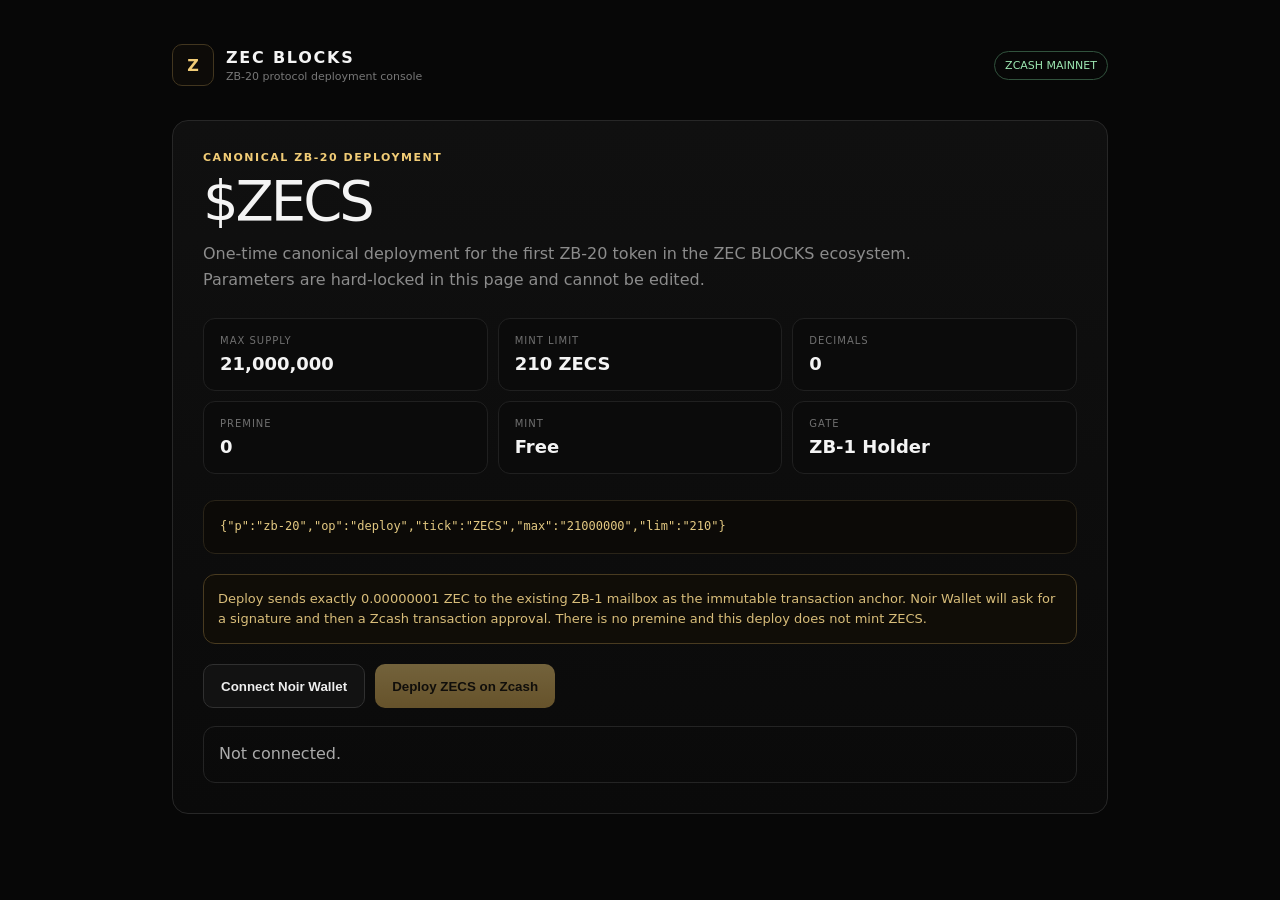
<file: zecs-deploy.html>
<!doctype html>
<html lang="en">
<head>
<meta charset="utf-8">
<meta name="viewport" content="width=device-width,initial-scale=1">
<meta name="theme-color" content="#070707">
<title>ZECS — ZB-20 Canonical Deploy</title>
<style>
:root{--bg:#070707;--panel:#0d0d0d;--line:#272727;--text:#f4f4f4;--muted:#8c8c8c;--gold:#d5aa52;--gold2:#f1cc76;--green:#78d594;--red:#ff8989}
*{box-sizing:border-box}body{margin:0;background:var(--bg);color:var(--text);font-family:Inter,ui-sans-serif,system-ui,-apple-system,BlinkMacSystemFont,"Segoe UI",sans-serif}
.wrap{max-width:980px;margin:0 auto;padding:44px 22px 80px}.top{display:flex;align-items:center;gap:12px;margin-bottom:34px}.mark{width:42px;height:42px;border:1px solid #42361f;border-radius:10px;display:grid;place-items:center;color:var(--gold2);font-weight:900;background:#0d0b08}.top b{letter-spacing:.11em}.tag{margin-left:auto;border:1px solid #31523d;color:#9ce6b1;padding:7px 10px;border-radius:999px;font-size:11px}
.card{border:1px solid var(--line);background:linear-gradient(180deg,#101010,#0a0a0a);border-radius:16px;padding:30px}.k{font-size:11px;letter-spacing:.14em;color:var(--gold2);font-weight:900;text-transform:uppercase}.hero{font-size:56px;line-height:.95;letter-spacing:-.055em;margin:10px 0 14px}.sub{color:var(--muted);line-height:1.6;max-width:760px}
.grid{display:grid;grid-template-columns:repeat(3,1fr);gap:10px;margin:26px 0}.m{border:1px solid #202020;border-radius:12px;padding:16px;background:#0b0b0b}.m small{display:block;color:#707070;margin-bottom:7px;text-transform:uppercase;font-size:10px;letter-spacing:.1em}.m b{font-size:18px}
.code{margin:20px 0;border:1px solid #2a2418;background:#0c0a07;border-radius:12px;padding:16px;color:#e3c982;font:12px/1.65 ui-monospace,SFMono-Regular,Menlo,monospace;overflow-wrap:anywhere}
.actions{display:flex;gap:10px;flex-wrap:wrap;margin-top:20px}.btn{min-height:44px;padding:0 17px;border-radius:10px;border:1px solid #303030;background:#121212;color:#eee;font-weight:800;cursor:pointer}.btn.gold{background:linear-gradient(180deg,var(--gold2),var(--gold));color:#17120a;border:0}.btn:disabled{opacity:.45;cursor:not-allowed}.status{margin-top:18px;border:1px solid #242424;border-radius:12px;padding:15px;color:#aaa;white-space:pre-wrap;line-height:1.55}.status.good{border-color:#31523d;color:#9ce6b1}.status.bad{border-color:#5c3030;color:#ffaaaa}
.warn{margin-top:18px;border:1px solid #493b20;background:#100d07;border-radius:12px;padding:14px;color:#d8bd7a;font-size:13px;line-height:1.55}
@media(max-width:720px){.hero{font-size:42px}.grid{grid-template-columns:1fr}.tag{display:none}}
</style>
</head>
<body>
<div class="wrap">
  <div class="top"><div class="mark">Z</div><div><b>ZEC BLOCKS</b><div style="color:#777;font-size:11px;margin-top:3px">ZB-20 protocol deployment console</div></div><div class="tag">ZCASH MAINNET</div></div>
  <div class="card">
    <div class="k">Canonical ZB-20 deployment</div>
    <div class="hero">$ZECS</div>
    <div class="sub">One-time canonical deployment for the first ZB-20 token in the ZEC BLOCKS ecosystem. Parameters are hard-locked in this page and cannot be edited.</div>

    <div class="grid">
      <div class="m"><small>Max Supply</small><b>21,000,000</b></div>
      <div class="m"><small>Mint Limit</small><b>210 ZECS</b></div>
      <div class="m"><small>Decimals</small><b>0</b></div>
      <div class="m"><small>Premine</small><b>0</b></div>
      <div class="m"><small>Mint</small><b>Free</b></div>
      <div class="m"><small>Gate</small><b>ZB-1 Holder</b></div>
    </div>

    <div class="code" id="msg"></div>
    <div class="warn">Deploy sends exactly 0.00000001 ZEC to the existing ZB-1 mailbox as the immutable transaction anchor. Noir Wallet will ask for a signature and then a Zcash transaction approval. There is no premine and this deploy does not mint ZECS.</div>

    <div class="actions">
      <button class="btn" id="connect">Connect Noir Wallet</button>
      <button class="btn gold" id="deploy" disabled>Deploy ZECS on Zcash</button>
    </div>
    <div class="status" id="status">Not connected.</div>
  </div>
</div>
<script>
'use strict';
const MAILBOX='u1qqjyaypzmvgfnc9uatk5t0f6hmge6htpfck3d366nhx94450crtznujwn8kql9u39uzdqcdg8flzk3tmf32j2p4u0xvx370xwcjjsrmd';
const SUPABASE='https://tvwvenyomlwvjtwxasca.supabase.co';
const ANON='eyJhbGciOiJIUzI1NiIsInR5cCI6IkpXVCJ9.eyJpc3MiOiJzdXB...';
const DEPLOY_MESSAGE='{"p":"zb-20","op":"deploy","tick":"ZECS","max":"21000000","lim":"210"}';
const FULL_ANON='eyJhbGciOiJIUzI1NiIsInR5cCI6IkpXVCJ9.eyJpc3MiOiJzdXBhYmFzZSIsInJlZiI6InR2d3ZlbnlvbWx3dmp0d3hhc2NhIiwicm9sZSI6ImFub24iLCJpYXQiOjE3ODg2MjIwMTcsImV4cCI6MjEwNDE5ODAxN30.RLGs8yTBd0JyRdHlv63YzLHJ7t8qPNHqZWN3WRu00VY';
const $=id=>document.getElementById(id),enc=new TextEncoder();
$('msg').textContent=DEPLOY_MESSAGE;
function provider(){const w=window.noirwallet;return w&&w.isNoirWallet&&w.zcash?w.zcash:null}
async function rpc(method,params){const p=provider();if(!p)throw new Error('Noir Wallet is not installed.');return p.request({method,...(params?{params}: {})})}
function setStatus(t,k=''){$('status').textContent=t;$('status').className='status'+(k?' '+k:'')}
async function connect(){
  try{
    await rpc('zcash_requestAccounts');
    setStatus('Noir Wallet connected. ZECS deployment parameters are locked and ready.','good');
    $('deploy').disabled=false;$('connect').textContent='Noir Wallet Connected'
  }catch(e){setStatus(e.message||String(e),'bad')}
}
async function deploy(){
  $('deploy').disabled=true;$('connect').disabled=true;
  try{
    setStatus('1/4 · Signing canonical ZECS deploy parameters…');
    const signed=await rpc('zcash_signMessage',[DEPLOY_MESSAGE,{signingMode:'derived'}]);
    const pub=String(signed?.pubkey||'').replace(/^0x/,'').toLowerCase();
    const sig=String(signed?.signature||'').replace(/^0x/,'').toLowerCase();
    if(!(/^[0-9a-f]{66}$/.test(pub)||/^[0-9a-f]{130}$/.test(pub))||!/^[0-9a-f]{130}$/.test(sig))throw new Error('Noir Wallet returned an invalid deployment signature.');

    const memo=DEPLOY_MESSAGE;
    const bytes=enc.encode(memo).length;
    if(bytes>512)throw new Error('Deploy memo exceeds Zcash 512-byte memo limit: '+bytes+' bytes.');

    setStatus('2/4 · Approve the 0.00000001 ZEC canonical deploy anchor in Noir Wallet…');
    const txid=String(await rpc('zcash_sendTransaction',[{to:MAILBOX,amount:'0.00000001',memo,fundingSource:'shielded'}])).replace(/^0x/,'').toLowerCase();
    if(!/^[0-9a-f]{64}$/.test(txid))throw new Error('Noir Wallet did not return a valid deployment TXID.');

    localStorage.setItem('zb20_zecs_deploy_txid',txid);
    setStatus('3/4 · Anchor broadcast. Signing TXID registration…\nTXID: '+txid);
    const anchorMessage='ZB20:DEPLOY_ANCHOR:v1|T=ZECS|X='+txid;
    const anchor=await rpc('zcash_signMessage',[anchorMessage,{signingMode:'derived'}]);
    const anchorSig=String(anchor?.signature||'').replace(/^0x/,'').toLowerCase();

    const r=await fetch(SUPABASE+'/functions/v1/zecblocks-zb20-register-deploy',{
      method:'POST',headers:{'content-type':'application/json','apikey':FULL_ANON},
      body:JSON.stringify({txid,pubkey:pub,signature:sig,anchorSignature:anchorSig,message:DEPLOY_MESSAGE})
    });
    const j=await r.json().catch(()=>null);
    if(!r.ok||!j?.ok)throw new Error((j&&j.error)||('Deployment registry HTTP '+r.status));

    setStatus('4/4 · ZECS DEPLOYMENT BROADCAST ✅\n\nTXID: '+txid+'\nStatus: pending Zcash confirmation\nCanonical deploy payload: '+DEPLOY_MESSAGE+'\n\nKeep this TXID. It becomes the canonical ZECS deployment ID after confirmation.','good');
    $('deploy').textContent='ZECS Deploy Broadcast';
  }catch(e){
    setStatus('Deployment stopped: '+(e.message||String(e)),'bad');
    $('deploy').disabled=false;$('connect').disabled=false
  }
}
$('connect').onclick=connect;$('deploy').onclick=deploy;
const saved=localStorage.getItem('zb20_zecs_deploy_txid');
if(saved&&/^[0-9a-f]{64}$/i.test(saved))setStatus('A ZECS deployment TXID was already broadcast from this browser:\n'+saved+'\n\nDo not deploy a second time unless the first transaction is proven invalid.','good');
</script>
</body>
</html>
</file>
